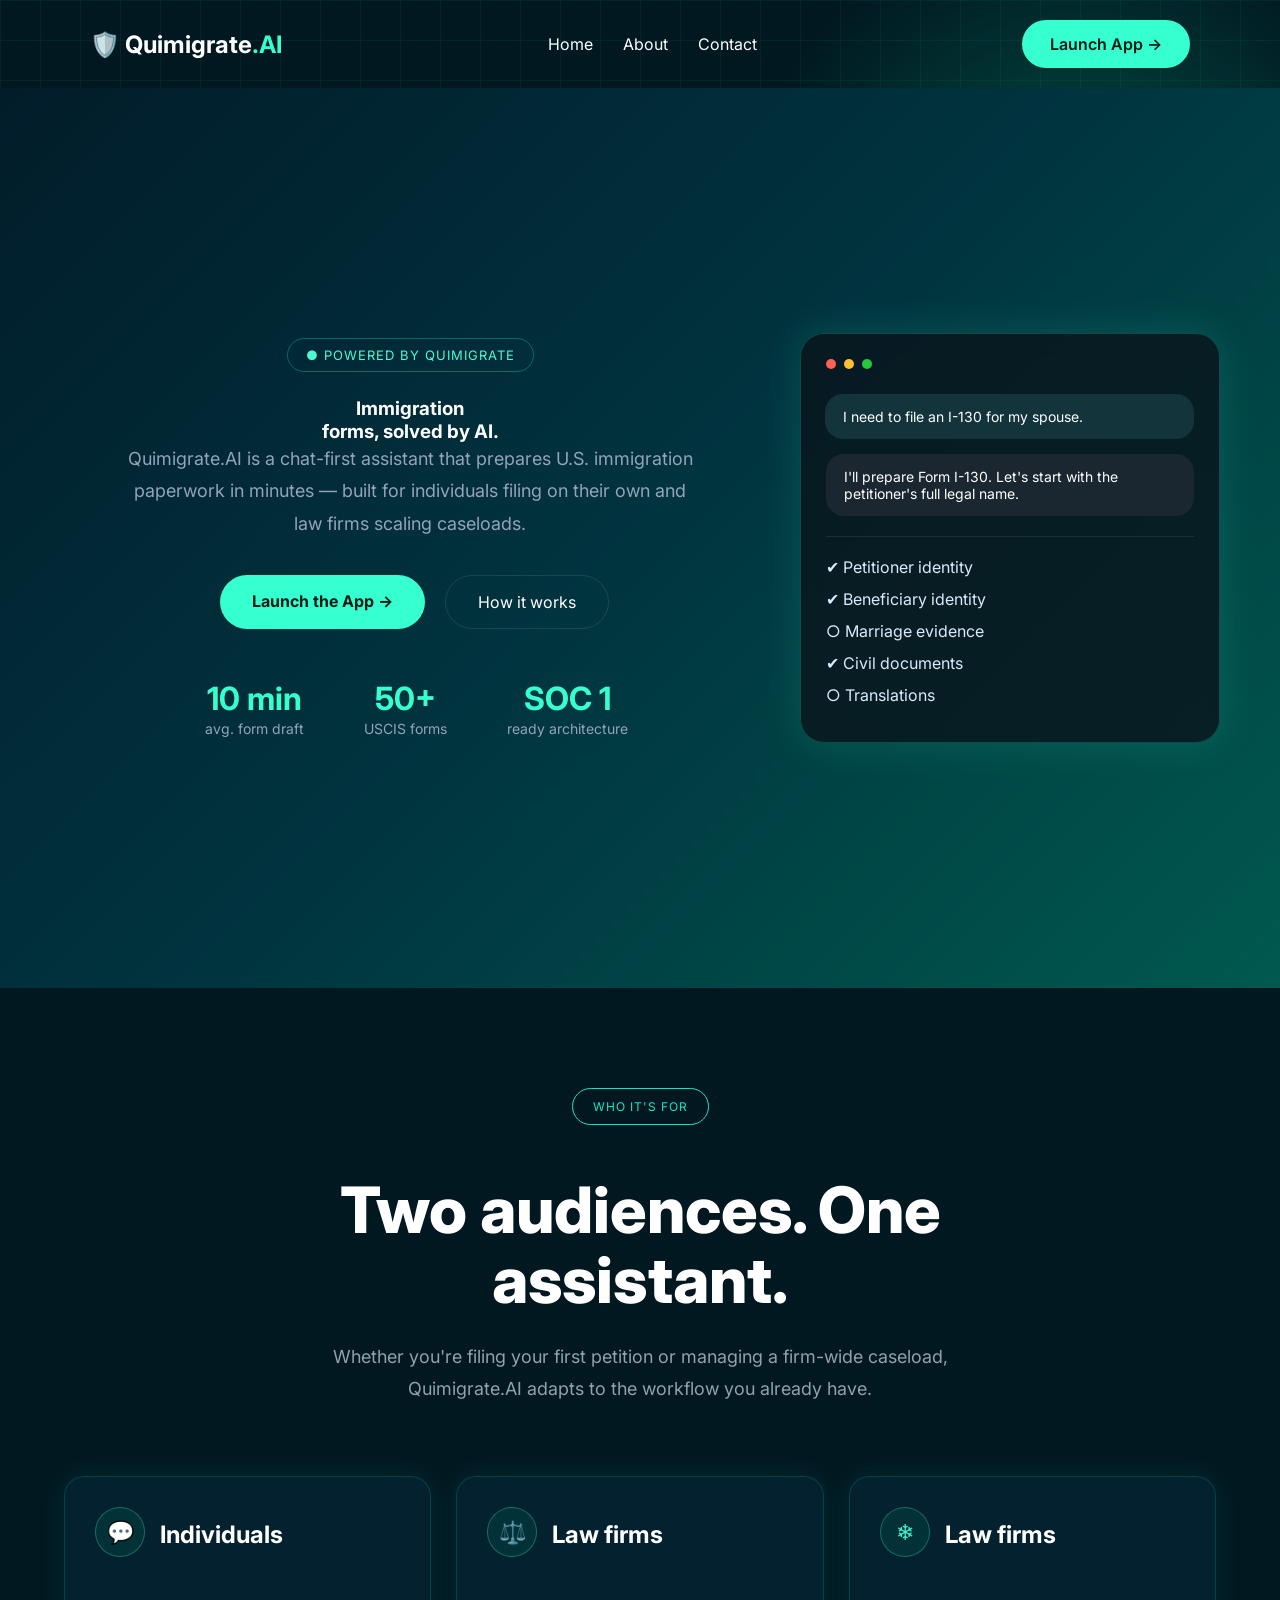
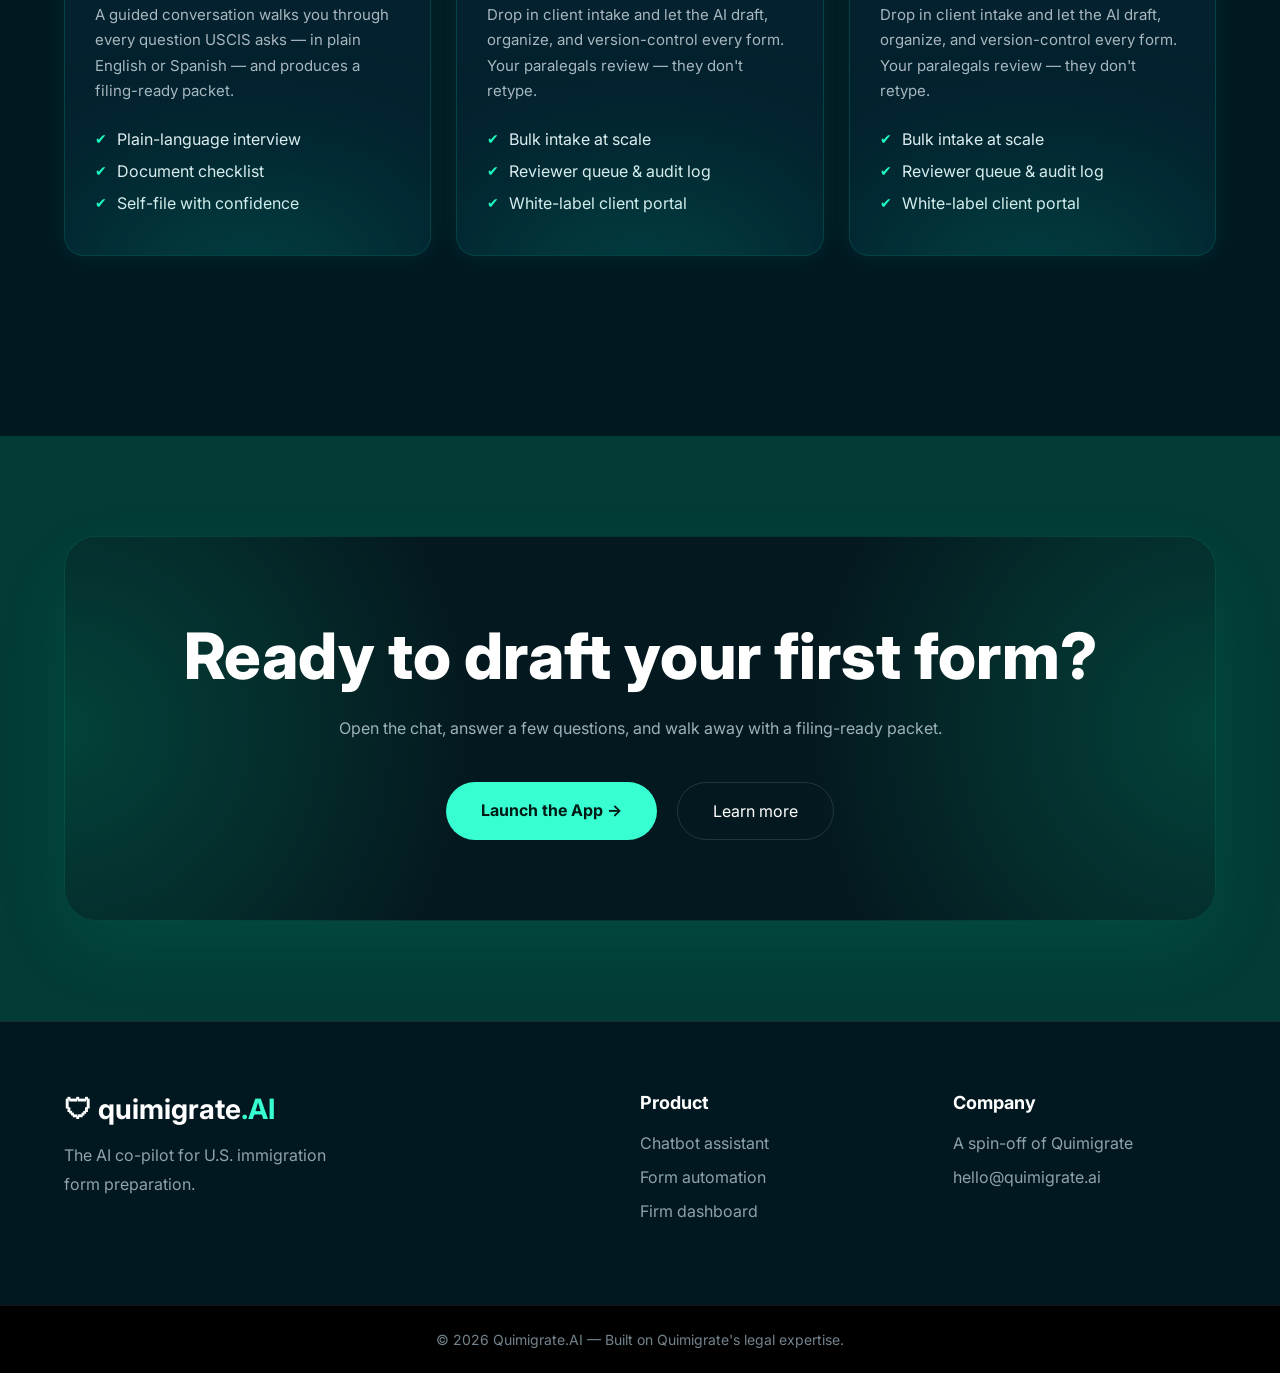
<file: index.html>
<!DOCTYPE html>
<html lang="en">
<head>
    <meta charset="UTF-8">
    <meta name="viewport" content="width=device-width, initial-scale=1.0">
    <title>Quimigrate.AI</title>
    <link rel="stylesheet" href="css/style.css">
    <link href="https://fonts.googleapis.com/css2?family=Inter:wght@300;400;500;600;700;800&display=swap" rel="stylesheet">
</head>
<body>

<header>
    <div class="logo">
        <span>🛡️</span>
        Quimigrate<span class="highlight">.AI</span>
    </div>

    <nav style="color: #008080;" class="active">
        <a href="index.html" >Home</a>
        <a href="about.html" >About</a>
        <a href="contact.html" >Contact</a>
    </nav>

    <a href="#" class="launch-btn">Launch App →</a>
</header>

<section class="hero">

    <div style="margin-left: 100px;" class="hero-left">

        <div class="tag">
            ● POWERED BY QUIMIGRATE
        </div>

        <h3>
            Immigration <br>
            forms, <span>solved by AI.</span>
        </h3>

        <p>
            Quimigrate.AI is a chat-first assistant that prepares U.S.
            immigration paperwork in minutes — built for individuals
            filing on their own and law firms scaling caseloads.
        </p>

        <div style="margin-left: 100px;" class="buttons">
            <a href="#" class="primary-btn">
                Launch the App →
            </a>

            <a href="#" class="secondary-btn">
                How it works
            </a>
        </div>

        <div style="margin-left: 85px;" class="stats">

            <div>
                <h3>10 min</h3>
                <span>avg. form draft</span>
            </div>

            <div>
                <h3>50+</h3>
                <span>USCIS forms</span>
            </div>

            <div>
                <h3>SOC 1</h3>
                <span>ready architecture</span>
            </div>

        </div>

    </div>

    <div class="hero-right">

        <div style="text-align: left;" class="chat-window">

            <div class="chat-header">
                <span></span>
                <span></span>
                <span></span>
            </div>

            <div style="margin-left: -1px;" class="message user">
                I need to file an I-130 for my spouse.
            </div>

            <div class="message bot">
                I'll prepare Form I-130. Let's start with the petitioner's full legal name.
            </div>

            <div class="checklist">
                <div>✔ Petitioner identity</div>
                <div>✔ Beneficiary identity</div>
                <div>○ Marriage evidence</div>
                <div>✔ Civil documents</div>
                <div>○ Translations</div>
            </div>

        </div>

    </div>

</section>


<section class="audience-section">

    <div class="section-header">
        <span class="badge">WHO IT'S FOR</span>

        <h2>
            Two audiences. One <br>
            assistant.
        </h2>

        <p>
            Whether you're filing your first petition or managing a firm-wide caseload,
            Quimigrate.AI adapts to the workflow you already have.
        </p>
    </div>

    <div class="cards">

        <!-- Card 1 -->
        <div class="card">

            <div class="card-title">
                <div class="icon">💬</div>
                <h3>Individuals</h3>
            </div>

            <p>
                A guided conversation walks you through every question USCIS asks —
                in plain English or Spanish — and produces a filing-ready packet.
            </p>

            <ul>
                <li>Plain-language interview</li>
                <li>Document checklist</li>
                <li>Self-file with confidence</li>
            </ul>

        </div>

        <!-- Card 2 -->
        <div class="card">

            <div class="card-title">
                <div class="icon">⚖️</div>
                <h3>Law firms</h3>
            </div>

            <p>
                Drop in client intake and let the AI draft, organize, and version-control
                every form. Your paralegals review — they don't retype.
            </p>

            <ul>
                <li>Bulk intake at scale</li>
                <li>Reviewer queue & audit log</li>
                <li>White-label client portal</li>
            </ul>

        </div>

        <!-- Card 3 -->
        <div class="card">

            <div class="card-title">
                <div class="icon">❄</div>
                <h3>Law firms</h3>
            </div>

            <p>
                Drop in client intake and let the AI draft, organize, and version-control
                every form. Your paralegals review — they don't retype.
            </p>

            <ul>
                <li>Bulk intake at scale</li>
                <li>Reviewer queue & audit log</li>
                <li>White-label client portal</li>
            </ul>

        </div>

    </div>

</section>




<section style="background-color: #033B36;" class="cta-section">

    <div class="cta-box">

        <h2>Ready to draft your first form?</h2>

        <p>
            Open the chat, answer a few questions, and walk away with a filing-ready packet.
        </p>

        <div class="cta-buttons">
            <a href="#" class="btn-primary">
                Launch the App →
            </a>

            <a href="#" class="btn-secondary">
                Learn more
            </a>
        </div>

    </div>

</section>

<footer class="footer">

    <div style="background-color: #;" class="footer-container">

        <div class="footer-col">
            <h3>🛡 quimigrate<span>.AI</span></h3>

            <p>
                The AI co-pilot for U.S. immigration form preparation.
            </p>
        </div>

        <div class="footer-col">
            <h4>Product</h4>

            <ul>
                <li><a href="#">Chatbot assistant</a></li>
                <li><a href="#">Form automation</a></li>
                <li><a href="#">Firm dashboard</a></li>
            </ul>
        </div>

        <div class="footer-col">
            <h4>Company</h4>

            <ul>
                <li><a href="#">A spin-off of Quimigrate</a></li>
                <li><a href="#">hello@quimigrate.ai</a></li>
            </ul>
        </div>

    </div>

    <div style="background-color: #000000;" class="footer-bottom">
        © 2026 Quimigrate.AI — Built on Quimigrate's legal expertise.
    </div>

</footer>

</body>
</html>
</file>
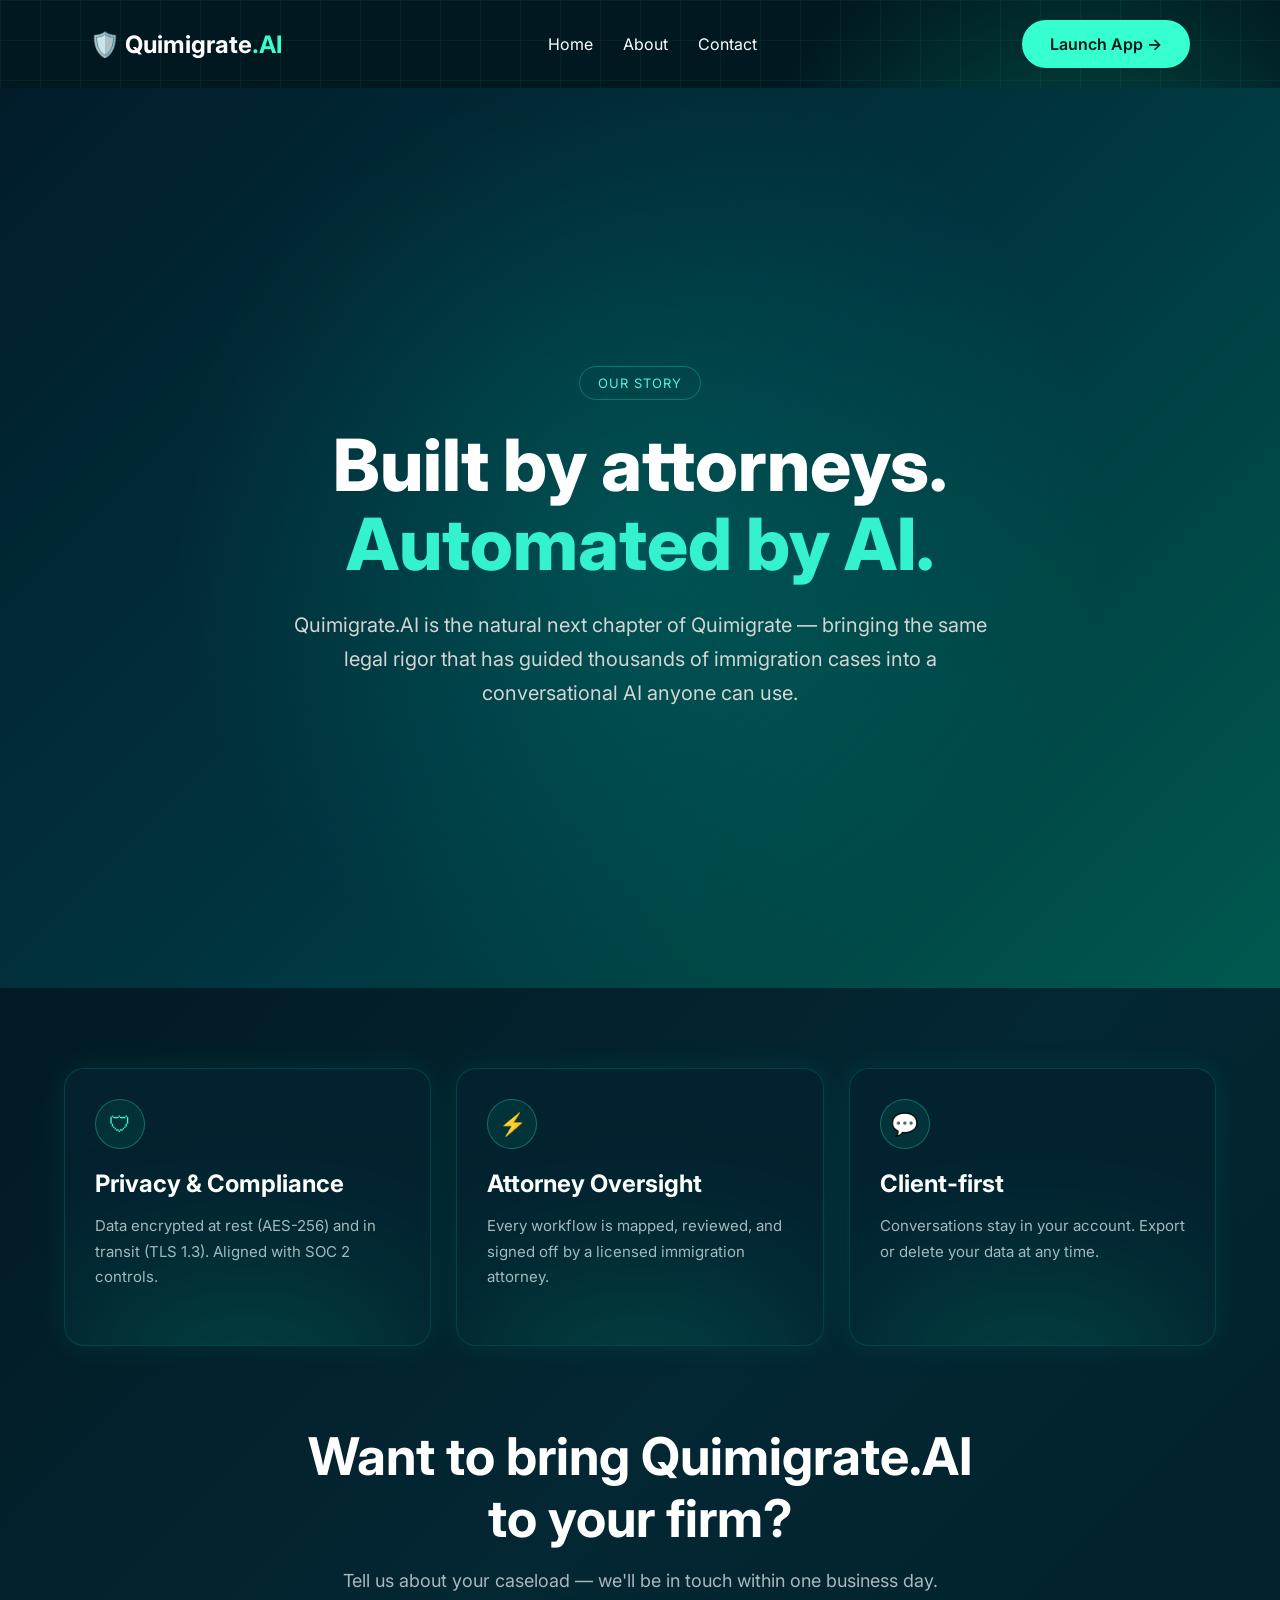
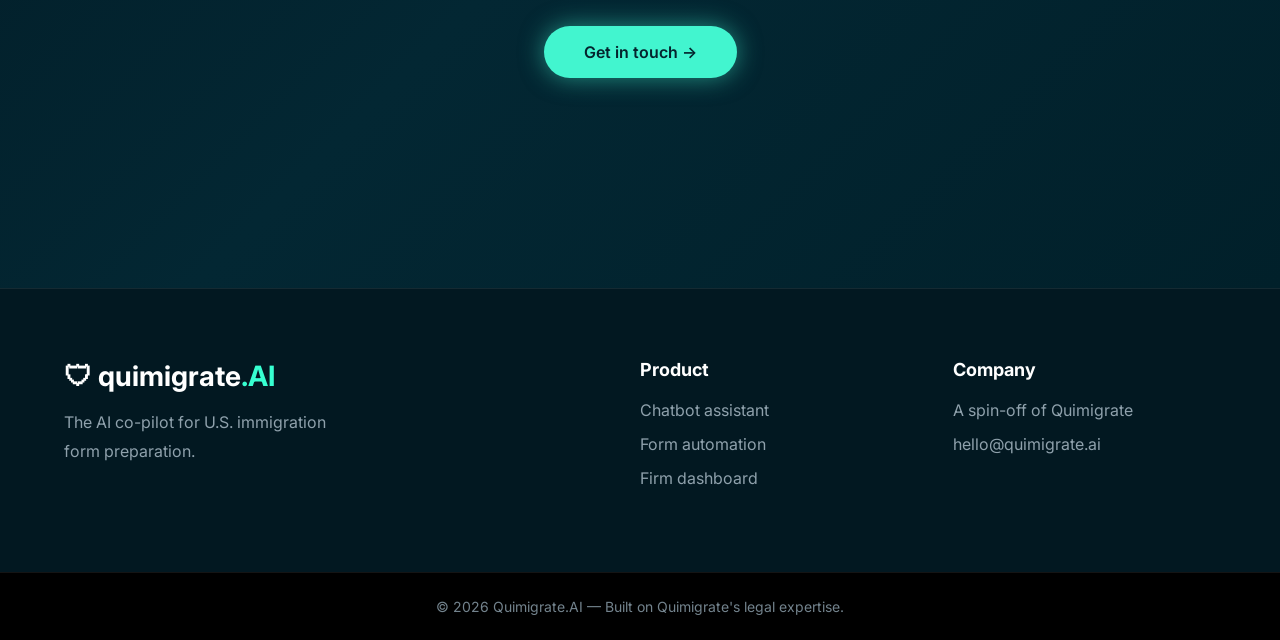
<file: about.html>
<!DOCTYPE html>
<html lang="en">
<head>
    <meta charset="UTF-8">
    <meta name="viewport" content="width=device-width, initial-scale=1.0">
    <title>Quimigrate.AI</title>
    <link rel="stylesheet" href="css/style.css">
    <link href="https://fonts.googleapis.com/css2?family=Inter:wght@300;400;500;600;700;800&display=swap" rel="stylesheet">
</head>
<body>

    <header>
    <div class="logo">
        <span>🛡️</span>
        Quimigrate<span class="highlight">.AI</span>
    </div>

    <nav style="color: #008080;" class="active">
        <a href="index.html">Home</a>
        <a href="about.html" >About</a>
        <a href="contact.html">Contact</a>
    </nav>

    <a href="#" class="launch-btn">Launch App →</a>
</header>

<section class="hero">
    <div class="overlay"></div>

    <div class="content">
        <span class="tag">OUR STORY</span>

        <h1>
            Built by attorneys.<br>
            <span>Automated by AI.</span>
        </h1>

        <p>
            Quimigrate.AI is the natural next chapter of Quimigrate —
            bringing the same legal rigor that has guided thousands of
            immigration cases into a conversational AI anyone can use.
        </p>
    </div>
</section>



<section class="features-section">

    <div class="cards">

        <div class="card">
            <div class="icon">🛡</div>
            <h3>Privacy & Compliance</h3>
            <p>
                Data encrypted at rest (AES-256) and in transit
                (TLS 1.3). Aligned with SOC 2 controls.
            </p>
        </div>

        <div class="card">
            <div class="icon">⚡</div>
            <h3>Attorney Oversight</h3>
            <p>
                Every workflow is mapped, reviewed, and signed
                off by a licensed immigration attorney.
            </p>
        </div>

        <div class="card">
            <div class="icon">💬</div>
            <h3>Client-first</h3>
            <p>
                Conversations stay in your account. Export
                or delete your data at any time.
            </p>
        </div>

    </div>

    <div class="cta-content">
        <h2>Want to bring Quimigrate.AI to your firm?</h2>

        <p>
            Tell us about your caseload — we'll be in touch
            within one business day.
        </p>

        <a href="#" class="btn">Get in touch →</a>
    </div>

</section>



<footer class="footer">

    <div style="background-color: #;" class="footer-container">

        <div class="footer-col">
            <h3>🛡 quimigrate<span>.AI</span></h3>

            <p>
                The AI co-pilot for U.S. immigration form preparation.
            </p>
        </div>

        <div class="footer-col">
            <h4>Product</h4>

            <ul>
                <li><a href="#">Chatbot assistant</a></li>
                <li><a href="#">Form automation</a></li>
                <li><a href="#">Firm dashboard</a></li>
            </ul>
        </div>

        <div class="footer-col">
            <h4>Company</h4>

            <ul>
                <li><a href="#">A spin-off of Quimigrate</a></li>
                <li><a href="#">hello@quimigrate.ai</a></li>
            </ul>
        </div>

    </div>

    <div style="background-color: #000000;" class="footer-bottom">
        © 2026 Quimigrate.AI — Built on Quimigrate's legal expertise.
    </div>

</footer>

</body>
</html>
</file>
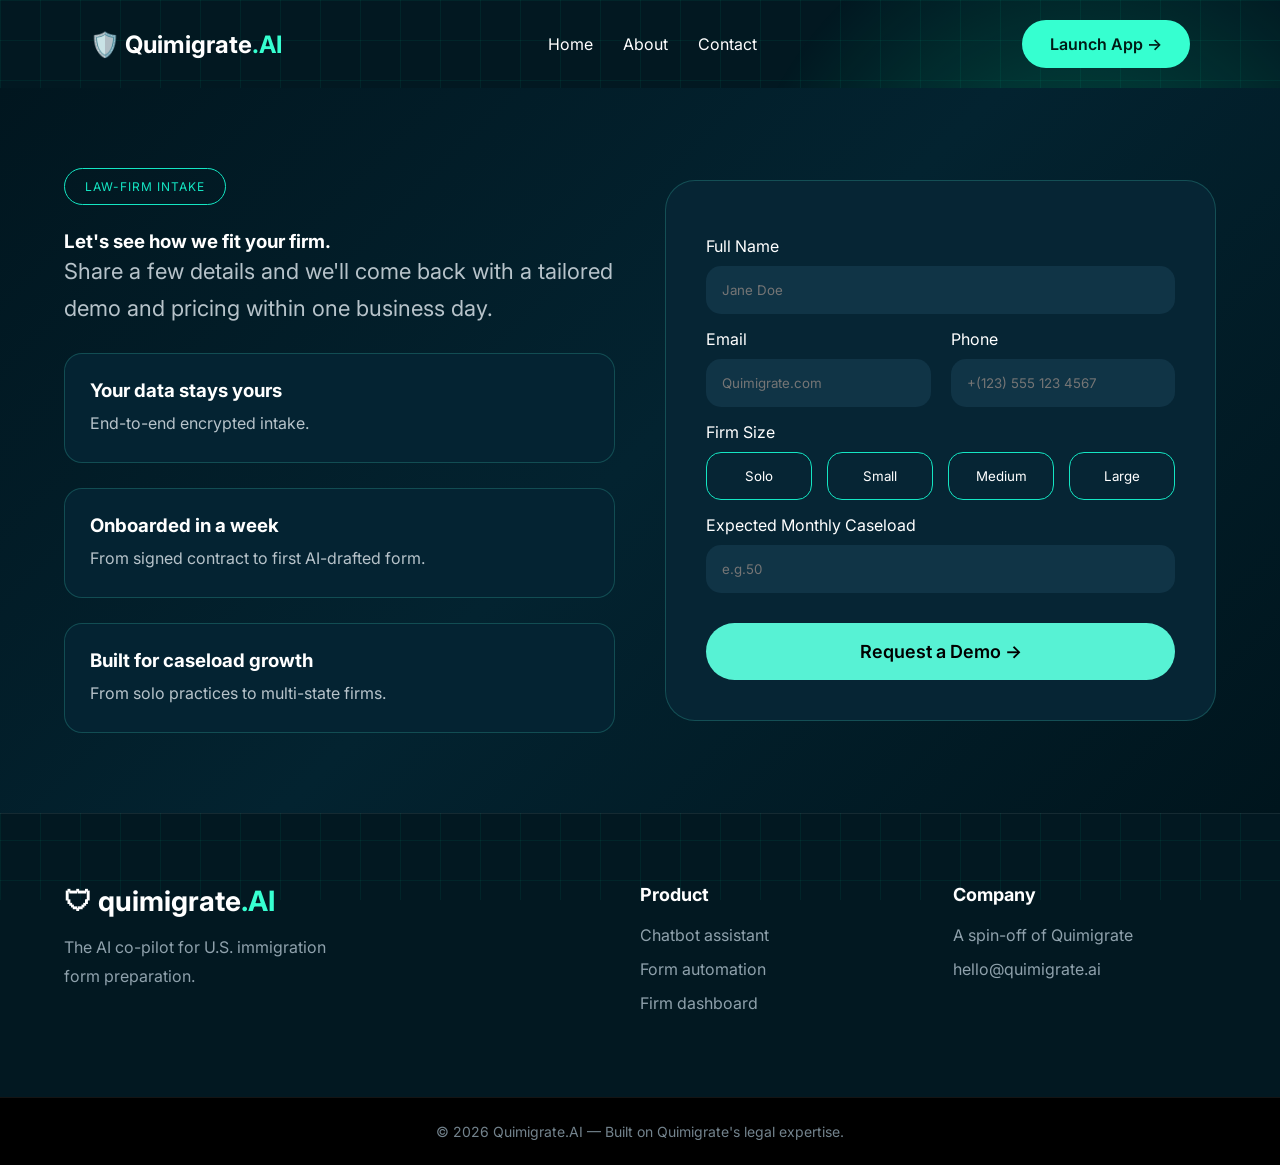
<file: contact.html>
<!DOCTYPE html>
<html>
<head>
    <meta charset="UTF-8">
    <meta name="viewport" content="width=device-width, initial-scale=1.0">
    <title>Quimigrate.AI</title>
    <link rel="stylesheet" href="css/style.css">
    <link href="https://fonts.googleapis.com/css2?family=Inter:wght@300;400;500;600;700;800&display=swap" rel="stylesheet">
</head>
<body>


    <header>
    <div class="logo">
        <span>🛡️</span>
        Quimigrate<span class="highlight">.AI</span>
    </div>

    <nav style="color: #008080;" class="active">
        <a href="index.html" >Home</a>
        <a href="about.html" >About</a>
        <a href="contact.html" >Contact</a>
    </nav>

    <a href="#" class="launch-btn">Launch App →</a>
</header>


    <section class="contact-section">
    <div class="container">

        <!-- Left Side -->
        <div class="left-content">

            <span class="badge">LAW-FIRM INTAKE</span>

            <h3>
                Let's see how <span>we fit your firm.</span>
            </h3>

            <p>
                Share a few details and we'll come back with a
                tailored demo and pricing within one business day.
            </p>

            <div class="feature-box">
                <h3>Your data stays yours</h3>
                <p>End-to-end encrypted intake.</p>
            </div>

            <div class="feature-box">
                <h3>Onboarded in a week</h3>
                <p>From signed contract to first AI-drafted form.</p>
            </div>

            <div class="feature-box">
                <h3>Built for caseload growth</h3>
                <p>From solo practices to multi-state firms.</p>
            </div>

        </div>

        <!-- Right Side Form -->
        <div class="form-box">

            <form>

                <label>Full Name</label>
                <input type="text" placeholder="Jane Doe">

                <div class="row">
                    <div>
                        <label>Email</label>
                        <input type="email" placeholder="Quimigrate.com">
                    </div>

                    <div>
                        <label>Phone</label>
                        <input type="text" placeholder="+(123) 555 123 4567">
                    </div>
                </div>

                <label>Firm Size</label>

                <div class="firm-size">
                    <button type="button">Solo</button>
                    <button type="button">Small</button>
                    <button type="button">Medium</button>
                    <button type="button">Large</button>
                </div>

                <label>Expected Monthly Caseload</label>
                <input type="number" placeholder="e.g.50">

                <button class="submit-btn">
                    Request a Demo →
                </button>

            </form>

        </div>

    </div>
</section>



<footer class="footer">

    <div style="background-color: #;" class="footer-container">

        <div class="footer-col">
            <h3>🛡 quimigrate<span>.AI</span></h3>

            <p>
                The AI co-pilot for U.S. immigration form preparation.
            </p>
        </div>

        <div class="footer-col">
            <h4>Product</h4>

            <ul>
                <li><a href="#">Chatbot assistant</a></li>
                <li><a href="#">Form automation</a></li>
                <li><a href="#">Firm dashboard</a></li>
            </ul>
        </div>

        <div class="footer-col">
            <h4>Company</h4>

            <ul>
                <li><a href="#">A spin-off of Quimigrate</a></li>
                <li><a href="#">hello@quimigrate.ai</a></li>
            </ul>
        </div>

    </div>

    <div style="background-color: #000000;" class="footer-bottom">
        © 2026 Quimigrate.AI — Built on Quimigrate's legal expertise.
    </div>

</footer>





</body>
</html>
</file>
<file: css/style.css>
*{
    margin:0;
    padding:0;
    box-sizing:border-box;
    font-family:'Inter',sans-serif;
}

body{
    background:#04151c;
    color:#fff;
    min-height:100vh;
    overflow-x:hidden;
}

/* Grid Background */

body::before{
    content:"";
    position:fixed;
    inset:0;

    background:
    linear-gradient(rgba(0,255,180,.06) 1px, transparent 1px),
    linear-gradient(90deg, rgba(0,255,180,.06) 1px, transparent 1px);

    background-size:40px 40px;
    z-index:-2;
}

body::after{
    content:"";
    position:fixed;
    width:700px;
    height:700px;
    right:-150px;
    top:-100px;
    background:radial-gradient(circle,
    rgba(0,255,180,.25),
    transparent 70%);
    z-index:-1;
}

header{
    width:100%;
    padding:20px 7%;
    display:flex;
    justify-content:space-between;
    align-items:center;
}

.logo{
    font-size:24px;
    font-weight:700;
}

.highlight{
    color:#36ffd0;
}

nav{
    display:flex;
    gap:30px;
}

nav a{
    color: white;
    text-decoration: none;
}

nav .active{
    color: #4df5d5;
    font-weight: 600;
}

nav a:hover{
    color:#008080;
}




.launch-btn{
    text-decoration:none;
    background:#36ffd0;
    color:#001b16;
    padding:14px 28px;
    border-radius:40px;
    font-weight:600;
}

.hero{
    padding:70px 7%;
    display:flex;
    justify-content:space-between;
    align-items:center;
    gap:60px;
}

.hero-left{
    max-width:580px;
}

.tag{
    display:inline-block;
    padding:10px 20px;
    border:1px solid rgba(54,255,208,.3);
    border-radius:30px;
    color:#36ffd0;
    margin-bottom:30px;
    font-size:13px;
}

.hero-left h1{
    font-size:82px;
    line-height:1;
    margin-bottom:25px;
    font-weight:800;
}

.hero-left h1 span{
    color:#36ffd0;
}

.hero-left p{
    color:#94a3b8;
    line-height:1.8;
    font-size:18px;
    margin-bottom:35px;
}

.buttons{
    display:flex;
    gap:20px;
    margin-bottom:50px;
}

.primary-btn{
    text-decoration:none;
    background:#36ffd0;
    color:#001b16;
    padding:16px 32px;
    border-radius:40px;
    font-weight:700;
}

.secondary-btn{
    text-decoration:none;
    color:white;
    border:1px solid rgba(255,255,255,.1);
    padding:16px 32px;
    border-radius:40px;
}

.stats{
    display:flex;
    gap:60px;
}

.stats h3{
    color:#36ffd0;
    font-size:32px;
}

.stats span{
    color:#94a3b8;
    font-size:14px;
}

.hero-right{
    flex:1;
    display:flex;
    justify-content:center;
}

.chat-window{
    width:420px;
    background:rgba(9,20,28,.8);
    border:1px solid rgba(54,255,208,.2);
    border-radius:24px;
    padding:25px;
    backdrop-filter:blur(10px);

    box-shadow:
    0 0 40px rgba(54,255,208,.15);
}

.chat-header{
    display:flex;
    gap:8px;
    margin-bottom:25px;
}

.chat-header span{
    width:10px;
    height:10px;
    border-radius:50%;
}

.chat-header span:nth-child(1){
    background:#ff5f57;
}

.chat-header span:nth-child(2){
    background:#ffbd2f;
}

.chat-header span:nth-child(3){
    background:#28c840;
}

.message{
    padding:14px 18px;
    border-radius:18px;
    margin-bottom:15px;
    font-size:14px;
}

.user{
    background:#12343a;
    margin-left:60px;
}

.bot{
    background:#1a2630;
}

.checklist{
    margin-top:20px;
    border-top:1px solid rgba(255,255,255,.08);
    padding-top:20px;
}

.checklist div{
    margin-bottom:12px;
    color:#dbeafe;
}

@media(max-width:992px){

    .hero{
        flex-direction:column;
        text-align:center;
    }

    .hero-left h1{
        font-size:60px;
    }

    .buttons,
    .stats{
        justify-content:center;
    }

    nav{
        display:none;
    }
}








body{
    background:#03151d;
    color:#fff;
}

.audience-section{
    max-width:1400px;
    margin:auto;
    padding:100px 5%;
}

.section-header{
    text-align:center;
    margin-bottom:70px;
}

.badge{
    display:inline-block;
    padding:10px 20px;
    border:1px solid rgba(0,255,180,.25);
    border-radius:50px;
    color:#1fffc3;
    font-size:12px;
    letter-spacing:1px;
}

.section-header h2{
    font-size:64px;
    line-height:1.1;
    font-weight:800;
    margin:25px 0;
}

.section-header p{
    max-width:700px;
    margin:auto;
    color:#8fa2ad;
    line-height:1.8;
    font-size:18px;
}

.cards{
    display:grid;
    grid-template-columns:repeat(2,1fr);
    gap:30px;
}

.card{
    position:relative;
    background:rgba(5,25,35,.8);
    border:1px solid rgba(0,255,180,.12);
    border-radius:28px;
    padding:40px;
    overflow:hidden;
}

.card::before{
    content:'';
    position:absolute;
    bottom:-100px;
    left:50%;
    transform:translateX(-50%);
    width:300px;
    height:150px;
    background:rgba(0,255,180,.18);
    filter:blur(80px);
}

.card-title{
    display:flex;
    align-items:center;
    gap:15px;
    margin-bottom:25px;
}

.icon{
    width:44px;
    height:44px;
    border-radius:12px;
    background:rgba(0,255,180,.08);
    border:1px solid rgba(0,255,180,.15);
    display:flex;
    justify-content:center;
    align-items:center;
    font-size:20px;
}

.card-title h3{
    font-size:32px;
    font-weight:700;
}

.card p{
    color:#9fb0ba;
    line-height:1.8;
    margin-bottom:25px;
}

.card ul{
    list-style:none;
}

.card ul li{
    margin-bottom:12px;
    color:#e3edf2;
    display:flex;
    align-items:center;
    gap:10px;
}

.card ul li::before{
    content:"✔";
    color:#1fffc3;
    font-size:14px;
}

/* Responsive */

@media(max-width:991px){

    .section-header h2{
        font-size:48px;
    }

    .cards{
        grid-template-columns:1fr;
    }

}

@media(max-width:576px){

    .audience-section{
        padding:70px 20px;
    }

    .section-header h2{
        font-size:36px;
    }

    .section-header p{
        font-size:15px;
    }

    .card{
        padding:30px 25px;
    }

    .card-title h3{
        font-size:26px;
    }

}








body{
    background:#000000;
    color:#fff;
}

/* CTA SECTION */

.cta-section{
    padding:100px 5%;
}

.cta-box{
    max-width:1400px;
    margin:auto;
    text-align:center;
    padding:80px 30px;

    border-radius:32px;

    background:
    radial-gradient(circle at left center,
    rgba(0,255,180,.18),
    transparent 35%),

    radial-gradient(circle at right center,
    rgba(0,255,180,.18),
    transparent 35%),

    rgba(5,20,28,.85);

    border:1px solid rgba(0,255,180,.12);

    box-shadow:
    0 30px 80px rgba(0,255,180,.08);
}

.cta-box h2{
    font-size:64px;
    font-weight:800;
    margin-bottom:20px;
}

.cta-box p{
    max-width:650px;
    margin:auto;
    color:#9eb0bb;
    line-height:1.8;
    margin-bottom:40px;
}

.cta-buttons{
    display:flex;
    justify-content:center;
    gap:20px;
    flex-wrap:wrap;
}

.btn-primary{
    text-decoration:none;
    background:#37ffd1;
    color:#001a16;
    padding:18px 35px;
    border-radius:50px;
    font-weight:700;
    transition:.3s;
}

.btn-primary:hover{
    transform:translateY(-3px);
}

.btn-secondary{
    text-decoration:none;
    color:white;
    padding:18px 35px;
    border-radius:50px;
    border:1px solid rgba(255,255,255,.12);
    transition:.3s;
}

.btn-secondary:hover{
    border-color:#37ffd1;
}

/* FOOTER */

.footer{
    border-top:1px solid rgba(255,255,255,.08);
}

.footer-container{
    max-width:1400px;
    margin:auto;
    padding:70px 5%;

    display:grid;
    grid-template-columns:2fr 1fr 1fr;
    gap:50px;
}

.footer-col h3{
    font-size:28px;
    margin-bottom:15px;
}

.footer-col h3 span{
    color:#37ffd1;
}

.footer-col p{
    color:#8fa1ac;
    line-height:1.8;
    max-width:280px;
}

.footer-col h4{
    margin-bottom:20px;
    font-size:18px;
}

.footer-col ul{
    list-style:none;
}

.footer-col ul li{
    margin-bottom:14px;
}

.footer-col ul li a{
    text-decoration:none;
    color:#8fa1ac;
    transition:.3s;
}

.footer-col ul li a:hover{
    color:#37ffd1;
}

.footer-bottom{
    border-top:1px solid rgba(255,255,255,.08);
    text-align:center;
    padding:25px;
    color:#73838d;
    font-size:14px;
}

/* TABLET */

@media(max-width:992px){

    .cta-box h2{
        font-size:48px;
    }

    .footer-container{
        grid-template-columns:1fr 1fr;
    }

}

/* MOBILE */

@media(max-width:768px){

    .cta-section{
        padding:70px 20px;
    }

    .cta-box{
        padding:60px 25px;
    }

    .cta-box h2{
        font-size:34px;
        line-height:1.2;
    }

    .cta-box p{
        font-size:15px;
    }

    .footer-container{
        grid-template-columns:1fr;
        text-align:center;
    }

    .footer-col p{
        max-width:100%;
    }

    .cta-buttons{
        flex-direction:column;
        align-items:center;
    }

    .btn-primary,
    .btn-secondary{
        width:100%;
        max-width:280px;
        text-align:center;
    }
}





/*About Start*/

*{
    margin:0;
    padding:0;
    box-sizing:border-box;
}

body{
    font-family: Arial, sans-serif;
}

.hero{
    position:relative;
    min-height:100vh;
    display:flex;
    justify-content:center;
    align-items:center;
    text-align:center;
    padding:20px;
    overflow:hidden;

    background: linear-gradient(
        135deg,
        #021c2a,
        #00343f,
        #00594f
    );
}

.overlay{
    position:absolute;
    top:0;
    left:0;
    width:100%;
    height:100%;
    background:
    radial-gradient(circle at center,
    rgba(0,255,200,0.15),
    transparent 60%);
}

.content{
    position:relative;
    max-width:850px;
    z-index:1;
}

.tag{
    display:inline-block;
    padding:8px 18px;
    border:1px solid rgba(0,255,200,0.3);
    border-radius:30px;
    color:#4df8d7;
    font-size:13px;
    margin-bottom:25px;
    letter-spacing:1px;
}

.content h1{
    color:#fff;
    font-size:72px;
    line-height:1.1;
    font-weight:800;
    margin-bottom:25px;
}

.content h1 span{
    color:#35f2cf;
}

.content p{
    color:#d4d4d4;
    font-size:20px;
    line-height:1.7;
    max-width:700px;
    margin:auto;
}

/* Tablet */
@media (max-width: 992px){
    .content h1{
        font-size:55px;
    }

    .content p{
        font-size:18px;
    }
}

/* Mobile */
@media (max-width: 768px){
    .content h1{
        font-size:40px;
    }

    .content p{
        font-size:16px;
    }

    .tag{
        font-size:12px;
        padding:7px 15px;
    }
}

/* Small Mobile */
@media (max-width: 480px){
    .content h1{
        font-size:32px;
    }

    .content p{
        font-size:14px;
    }
}








*{
    margin:0;
    padding:0;
    box-sizing:border-box;
}

body{
    font-family:Arial, sans-serif;
    background:#021a24;
}

.features-section{
    min-height:100vh;
    padding:80px 5%;
    background:linear-gradient(
        135deg,
        #021a24,
        #032733,
        #01202a
    );
}

/* Cards */

.cards{
    display:grid;
    grid-template-columns:repeat(3,1fr);
    gap:25px;
    margin-bottom:80px;
}

.card{
    background:rgba(4, 35, 48, 0.9);
    border:1px solid rgba(0,255,200,0.15);
    border-radius:20px;
    padding:30px;
    box-shadow:0 0 30px rgba(0,255,200,0.08);
    transition:0.3s;
}

.card:hover{
    transform:translateY(-5px);
}

.icon{
    width:50px;
    height:50px;
    border-radius:50%;
    display:flex;
    justify-content:center;
    align-items:center;
    font-size:22px;
    color:#41f5d0;
    border:1px solid rgba(65,245,208,0.3);
    margin-bottom:20px;
}

.card h3{
    color:#fff;
    margin-bottom:15px;
    font-size:24px;
}

.card p{
    color:#a9b7bf;
    line-height:1.7;
    font-size:15px;
}

/* CTA */

.cta-content{
    text-align:center;
    max-width:700px;
    margin:auto;
}

.cta-content h2{
    color:#fff;
    font-size:52px;
    line-height:1.2;
    margin-bottom:20px;
    font-weight:700;
}

.cta-content p{
    color:#a9b7bf;
    font-size:18px;
    margin-bottom:35px;
}

.btn{
    display:inline-block;
    padding:16px 40px;
    background:#42f5cf;
    color:#04242d;
    text-decoration:none;
    border-radius:50px;
    font-weight:600;
    box-shadow:0 0 25px rgba(66,245,207,.5);
    transition:.3s;
}

.btn:hover{
    transform:translateY(-3px);
}

/* Tablet */

@media (max-width:992px){

    .cards{
        grid-template-columns:repeat(2,1fr);
    }

    .cta-content h2{
        font-size:40px;
    }
}

/* Mobile */

@media (max-width:768px){

    .cards{
        grid-template-columns:1fr;
    }

    .cta-content h2{
        font-size:30px;
    }

    .cta-content p{
        font-size:16px;
    }

    .card{
        padding:25px;
    }
}



/*About End*/




/*contact Start*/

*{
    margin:0;
    padding:0;
    box-sizing:border-box;
}

body{
    font-family:Inter,sans-serif;
    background:#021821;
}

.contact-section{
    padding:80px 5%;
    background:linear-gradient(
    135deg,
    #01161f,
    #032330,
    #00151d);
}

.container{
    max-width:1400px;
    margin:auto;

    display:grid;
    grid-template-columns:1fr 1fr;
    gap:50px;
    align-items:center;
}

.badge{
    display:inline-block;
    padding:10px 20px;
    border:1px solid #14e6c3;
    border-radius:30px;
    color:#14e6c3;
    margin-bottom:25px;
}

.left-content h1{
    color:#fff;
    font-size:72px;
    line-height:1.1;
    margin-bottom:25px;
}

.left-content h1 span{
    color:#4df5d5;
}

.left-content p{
    color:#b7c3ca;
    font-size:22px;
    line-height:1.7;
}

.feature-box{
    margin-top:25px;
    padding:25px;
    border-radius:18px;
    border:1px solid rgba(77,245,213,.2);
    background:#042332;
}

.feature-box h3{
    color:#fff;
    margin-bottom:8px;
}

.feature-box p{
    font-size:16px;
}

/* Form */

.form-box{
    background:#062534;
    border:1px solid rgba(77,245,213,.2);
    border-radius:30px;
    padding:40px;
}

label{
    display:block;
    color:#fff;
    margin-bottom:10px;
    margin-top:15px;
}

input{
    width:100%;
    padding:16px;
    border:none;
    outline:none;
    border-radius:15px;
    background:#103446;
    color:#fff;
}

.row{
    display:grid;
    grid-template-columns:1fr 1fr;
    gap:20px;
}

.firm-size{
    display:grid;
    grid-template-columns:repeat(4,1fr);
    gap:15px;
}

.firm-size button{
    padding:15px;
    border-radius:15px;
    border:1px solid #14e6c3;
    background:transparent;
    color:#fff;
    cursor:pointer;
}

.submit-btn{
    width:100%;
    margin-top:30px;
    padding:18px;
    border:none;
    border-radius:50px;
    background:#57f2d4;
    font-size:18px;
    font-weight:600;
    cursor:pointer;
}

/* Tablet */

@media(max-width:992px){

    .container{
        grid-template-columns:1fr;
    }

    .left-content h1{
        font-size:55px;
    }
}

/* Mobile */

@media(max-width:768px){

    .left-content h1{
        font-size:40px;
    }

    .row{
        grid-template-columns:1fr;
    }

    .firm-size{
        grid-template-columns:1fr 1fr;
    }

    .form-box{
        padding:25px;
    }
}

/* Small Mobile */

@media(max-width:480px){

    .left-content h1{
        font-size:32px;
    }

    .firm-size{
        grid-template-columns:1fr;
    }

    .badge{
        font-size:12px;
    }
}



/*contact End*/
</file>
